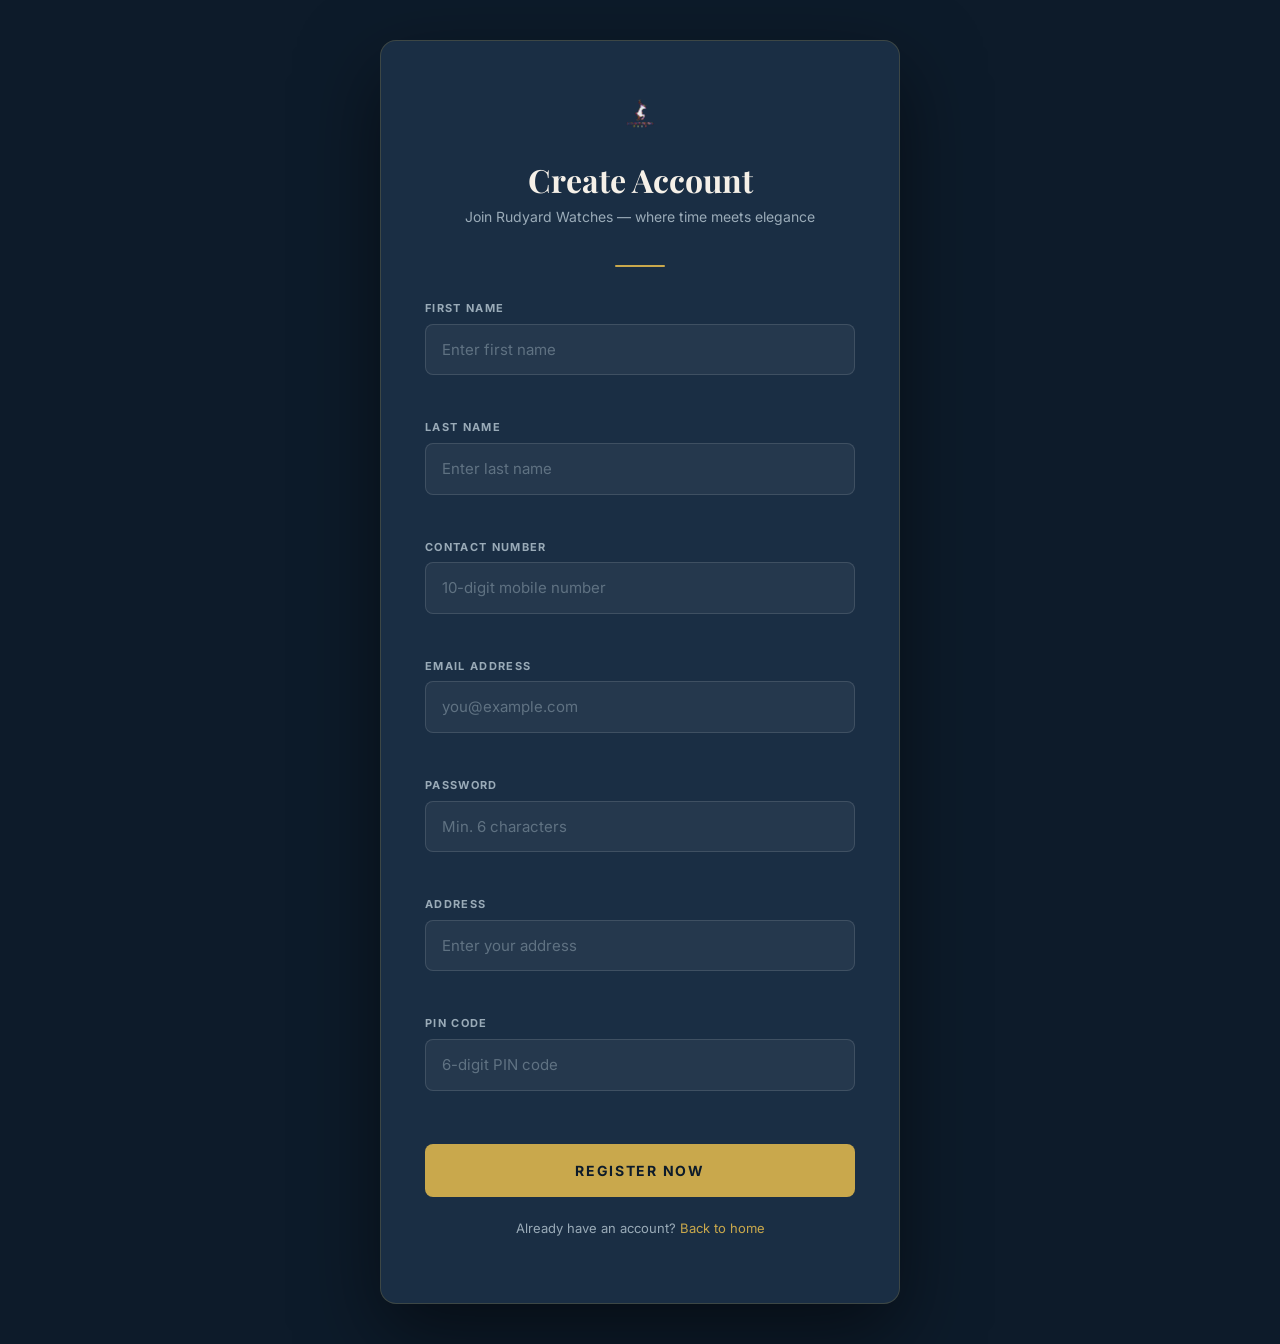
<file: form.html>
<!DOCTYPE html>
<html lang="en">
<head>
  <meta charset="utf-8">
  <meta name="viewport" content="width=device-width, initial-scale=1">
  <title>Sign Up — Rudyard Watches</title>
  <link href="https://cdn.jsdelivr.net/npm/bootstrap@5.3.3/dist/css/bootstrap.min.css" rel="stylesheet">
  <script src="https://cdn.jsdelivr.net/npm/bootstrap@5.3.3/dist/js/bootstrap.bundle.min.js"></script>
  <link href="https://fonts.googleapis.com/css2?family=Playfair+Display:wght@400;700&family=Inter:wght@300;400;500;600&display=swap" rel="stylesheet">
  <link rel="stylesheet" href="assest/css/style.css">
</head>
<body class="rw-form-page">

  <div class="rw-form-card">
    <a href="index.php" style="display:block;text-align:center;margin-bottom:24px;">
      <img src="assest/images/images-removebg-preview.png" height="48" alt="Rudyard Watches" style="filter:brightness(10);opacity:0.9;">
    </a>
    <h2 class="rw-form-title">Create Account</h2>
    <p class="rw-form-subtitle">Join Rudyard Watches — where time meets elegance</p>
    <div class="rw-form-rule"></div>

    <form id="myform" action="submit.php" method="POST" novalidate>

      <div class="rw-field">
        <label class="rw-label" for="fname">First Name</label>
        <input type="text" class="rw-input" id="fname" name="fname" placeholder="Enter first name" autocomplete="given-name">
        <span class="rw-error" id="fname_error"></span>
      </div>

      <div class="rw-field">
        <label class="rw-label" for="lname">Last Name</label>
        <input type="text" class="rw-input" id="lname" name="lname" placeholder="Enter last name" autocomplete="family-name">
        <span class="rw-error" id="lname_error"></span>
      </div>

      <div class="rw-field">
        <label class="rw-label" for="contact">Contact Number</label>
        <input type="tel" class="rw-input" id="contact" name="contact" placeholder="10-digit mobile number" maxlength="10" autocomplete="tel">
        <span class="rw-error" id="contact_error"></span>
      </div>

      <div class="rw-field">
        <label class="rw-label" for="email">Email Address</label>
        <input type="email" class="rw-input" id="email" name="email" placeholder="you@example.com" autocomplete="email">
        <span class="rw-error" id="email_error"></span>
      </div>

      <div class="rw-field">
        <label class="rw-label" for="password">Password</label>
        <input type="password" class="rw-input" id="password" name="password" placeholder="Min. 6 characters" autocomplete="new-password">
        <span class="rw-strength" id="password_strength"></span>
        <span class="rw-error" id="password_error"></span>
      </div>

      <div class="rw-field">
        <label class="rw-label" for="address">Address</label>
        <input type="text" class="rw-input" id="address" name="address" placeholder="Enter your address" autocomplete="street-address">
        <span class="rw-error" id="address_error"></span>
      </div>

      <div class="rw-field">
        <label class="rw-label" for="pin_code">PIN Code</label>
        <input type="tel" class="rw-input" id="pin_code" name="pin_code" placeholder="6-digit PIN code" maxlength="6">
        <span class="rw-error" id="pin_code_error"></span>
      </div>

      <button type="submit" class="rw-submit-btn" id="submit_btn">Register Now</button>

    </form>

    <p style="text-align:center;margin-top:20px;font-size:13px;color:#9aabb8;">
      Already have an account? <a href="index.php" style="color:#c9a84c;text-decoration:none;">Back to home</a>
    </p>
  </div>

  <!-- jQuery then style.js — both at bottom of body -->
  <script src="https://ajax.googleapis.com/ajax/libs/jquery/3.7.1/jquery.min.js"></script>
  <script src="assest/js/style.js"></script>
</body>
</html>
</file>
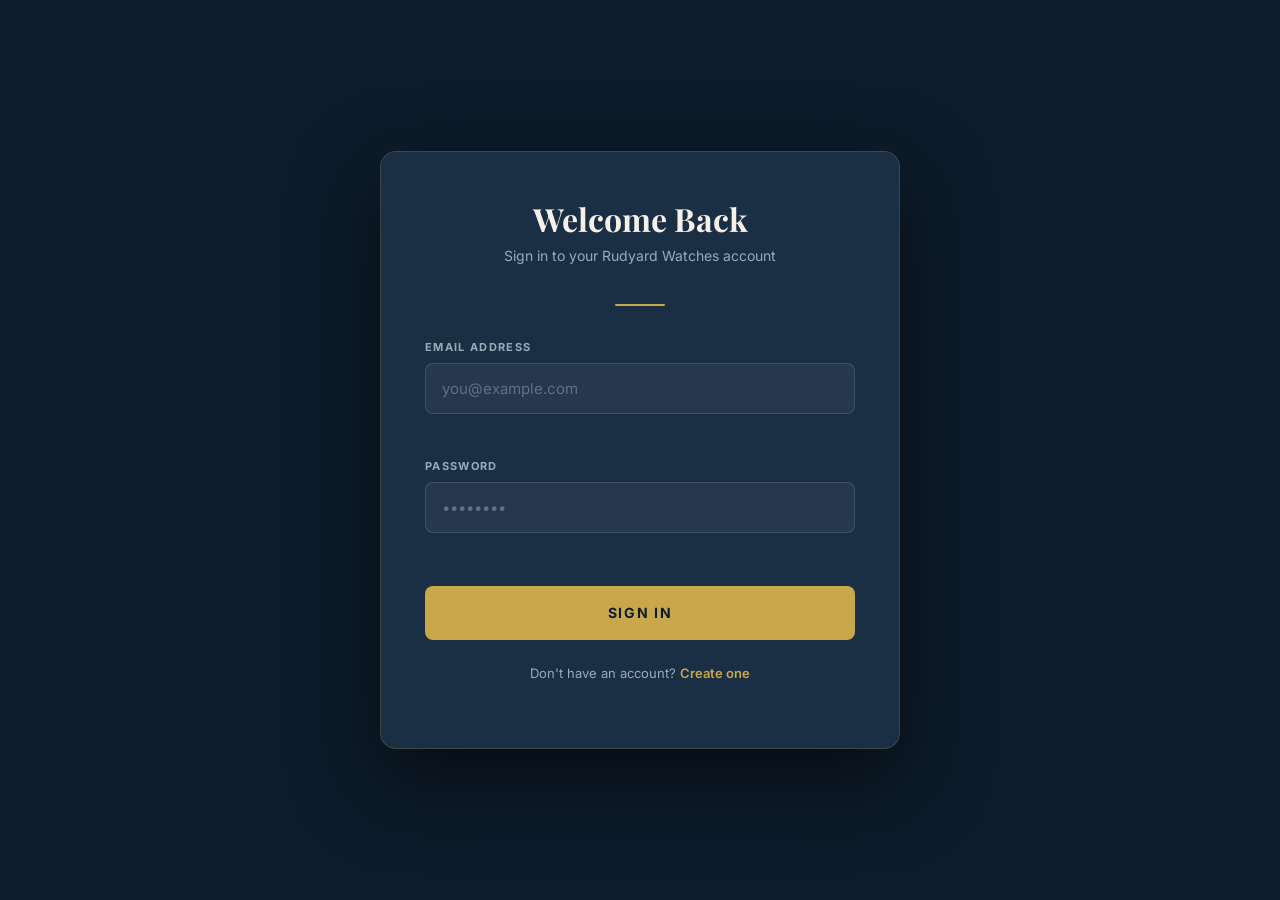
<file: login.html>
<!DOCTYPE html>
<html lang="en">
<head>
  <meta charset="utf-8">
  <meta name="viewport" content="width=device-width, initial-scale=1">
  <title>Sign In — Rudyard Watches</title>
  <link href="https://cdn.jsdelivr.net/npm/bootstrap@5.3.3/dist/css/bootstrap.min.css" rel="stylesheet">
  <link href="https://fonts.googleapis.com/css2?family=Playfair+Display:wght@400;700;900&family=Inter:wght@300;400;500;600&display=swap" rel="stylesheet">
  <link rel="stylesheet" href="assest/css/style.css">
</head>
<body>

<div class="rw-form-page">
  <div class="rw-form-card">
    <h1 class="rw-form-title">Welcome Back</h1>
    <p class="rw-form-subtitle">Sign in to your Rudyard Watches account</p>
    <div class="rw-form-rule"></div>

    <!-- Error banner shown only if login.php redirects back with ?error=1 -->
    <div id="loginError" class="rw-error d-none" style="text-align:center;font-size:14px;margin-bottom:18px;"></div>

    <form action="login.php" method="POST" id="loginForm" novalidate>

      <div class="rw-field">
        <label class="rw-label" for="email">Email Address</label>
        <input type="email" class="rw-input" id="email" name="email" placeholder="you@example.com" required>
        <span class="rw-error" id="emailError"></span>
      </div>

      <div class="rw-field">
        <label class="rw-label" for="password">Password</label>
        <input type="password" class="rw-input" id="password" name="password" placeholder="••••••••" required>
        <span class="rw-error" id="passwordError"></span>
      </div>

      <button type="submit" class="rw-submit-btn" id="submitBtn">Sign In</button>

      <p style="text-align:center;margin-top:22px;font-size:13px;color:var(--muted);">
        Don't have an account?
        <a href="form.html" style="color:var(--gold);text-decoration:none;font-weight:600;">Create one</a>
      </p>
    </form>
  </div>
</div>

<script>
  // Show server-side error passed back via redirect (?error=invalid)
  (function () {
    var params = new URLSearchParams(window.location.search);
    var err = params.get('error');
    if (err) {
      var box = document.getElementById('loginError');
      box.classList.remove('d-none');
      if (err === 'invalid') {
        box.textContent = 'Incorrect email or password. Please try again.';
      } else if (err === 'loginrequired') {
        box.textContent = 'Please sign in to add items to your cart.';
      } else {
        box.textContent = 'Something went wrong. Please try again.';
      }
    }
  })();

  // Lightweight client-side check before submit (server still re-validates everything)
  document.getElementById('loginForm').addEventListener('submit', function (e) {
    var email = document.getElementById('email');
    var password = document.getElementById('password');
    var emailErr = document.getElementById('emailError');
    var passErr = document.getElementById('passwordError');
    var valid = true;

    emailErr.textContent = '';
    passErr.textContent = '';
    email.classList.remove('is-invalid');
    password.classList.remove('is-invalid');

    if (!email.value.trim() || !/^[^\s@]+@[^\s@]+\.[^\s@]+$/.test(email.value.trim())) {
      emailErr.textContent = 'Enter a valid email address.';
      email.classList.add('is-invalid');
      valid = false;
    }
    if (!password.value) {
      passErr.textContent = 'Password is required.';
      password.classList.add('is-invalid');
      valid = false;
    }
    if (!valid) e.preventDefault();
  });
</script>

</body>
</html>
</file>
<file: assest/css/style.css>
/* ============================================================
   RUDYARD WATCHES — style.css
   Design: Deep navy + gold accent, Playfair Display + Inter
   ============================================================ */

/* ── TOKENS ──────────────────────────────────────────────── */
:root {
  --gold:       #c9a84c;
  --gold-light: #e8c96a;
  --navy:       #0d1b2a;
  --navy-mid:   #152438;
  --navy-card:  #1a2e44;
  --white:      #f5f0e8;
  --muted:      #9aabb8;
  --body-bg:    #f8f6f2;
  --text-dark:  #1a1a1a;
  --radius:     8px;
  --transition: 0.3s ease;
}

/* ── BASE ────────────────────────────────────────────────── */
*, *::before, *::after { box-sizing: border-box; margin: 0; padding: 0; }

html { scroll-behavior: smooth; }

body {
  font-family: 'Inter', sans-serif;
  background: var(--body-bg);
  color: var(--text-dark);
  font-size: 16px;
  line-height: 1.7;
}

/* ── NAVBAR ─────────────────────────────────────────────── */
.rw-nav {
  background: var(--navy) !important;
  border-bottom: 1px solid rgba(201,168,76,0.25);
  padding: 10px 0;
  z-index: 1000;
}

.rw-nav-link {
  color: var(--white) !important;
  font-size: 14px;
  font-weight: 500;
  letter-spacing: 0.06em;
  text-transform: uppercase;
  padding: 8px 16px !important;
  border-radius: var(--radius);
  transition: color var(--transition), background var(--transition);
}
.rw-nav-link:hover {
  color: var(--gold) !important;
  background: rgba(201,168,76,0.08);
}

.rw-signin-btn {
  background: var(--gold);
  color: var(--navy) !important;
  font-size: 13px;
  font-weight: 700;
  letter-spacing: 0.08em;
  text-transform: uppercase;
  padding: 10px 22px;
  border-radius: var(--radius);
  text-decoration: none;
  transition: background var(--transition), transform var(--transition);
  white-space: nowrap;
}
.rw-signin-btn:hover {
  background: var(--gold-light);
  transform: translateY(-1px);
}
.rw-signup-btn {
  background: transparent;
  color: var(--gold) !important;
  border: 2px solid var(--gold);
}
.rw-signup-btn:hover {
  background: var(--gold);
  color: var(--navy) !important;
}

/* ── HERO ────────────────────────────────────────────────── */
.rw-hero-img {
  height: 88vh;
  object-fit: cover;
  filter: brightness(0.55);
}

.rw-hero-caption {
  bottom: 12% !important;
  left: 8% !important;
  right: auto !important;
  text-align: left;
}

.rw-hero-eyebrow {
  font-size: 12px;
  font-weight: 600;
  letter-spacing: 0.2em;
  text-transform: uppercase;
  color: var(--gold);
  margin-bottom: 12px;
}

.rw-hero-title {
  font-family: 'Playfair Display', serif;
  font-size: clamp(2.4rem, 5vw, 4.5rem);
  font-weight: 900;
  color: #fff;
  line-height: 1.1;
  margin-bottom: 28px;
}

.rw-hero-btn {
  display: inline-block;
  background: transparent;
  border: 2px solid var(--gold);
  color: var(--gold);
  font-size: 13px;
  font-weight: 600;
  letter-spacing: 0.12em;
  text-transform: uppercase;
  padding: 14px 32px;
  border-radius: var(--radius);
  text-decoration: none;
  transition: background var(--transition), color var(--transition);
}
.rw-hero-btn:hover {
  background: var(--gold);
  color: var(--navy);
}

/* ── BRAND STRIP ─────────────────────────────────────────── */
.rw-brand-strip {
  background: var(--navy);
  padding: 18px 0;
  border-top: 1px solid rgba(201,168,76,0.2);
  border-bottom: 1px solid rgba(201,168,76,0.2);
}
.rw-brand-strip-inner {
  display: flex;
  align-items: center;
  justify-content: center;
  gap: 20px;
  flex-wrap: wrap;
}
.rw-brand-strip-inner span {
  font-size: 13px;
  font-weight: 700;
  letter-spacing: 0.18em;
  color: var(--muted);
  text-transform: uppercase;
  transition: color var(--transition);
}
.rw-brand-strip-inner span:hover { color: var(--gold); }
.rw-dot { color: var(--gold); font-size: 10px; }

/* ── SECTIONS ────────────────────────────────────────────── */
.rw-section {
  padding: 90px 0;
  background: var(--body-bg);
}
.rw-section-dark {
  background: var(--navy);
}

.rw-section-header {
  text-align: center;
  margin-bottom: 50px;
}

.rw-eyebrow {
  font-size: 11px;
  font-weight: 700;
  letter-spacing: 0.22em;
  text-transform: uppercase;
  color: var(--gold);
  margin-bottom: 10px;
}
.rw-eyebrow-gold { color: var(--gold); }

.rw-section-title {
  font-family: 'Playfair Display', serif;
  font-size: clamp(1.8rem, 3vw, 2.8rem);
  font-weight: 700;
  color: var(--navy);
  margin-bottom: 0;
}
.rw-title-light { color: var(--white); }

.rw-section-lead {
  max-width: 680px;
  margin: 0 auto 40px;
  text-align: center;
  color: #555;
  font-size: 17px;
  line-height: 1.8;
}

/* ── CUSTOM ACCORDION ────────────────────────────────────── */
.rw-accordion-grid {
  display: grid;
  grid-template-columns: repeat(auto-fit, minmax(280px, 1fr));
  gap: 20px;
  max-width: 960px;
  margin: 0 auto;
}

.rw-acc-item {
  border: 1px solid #ddd;
  border-radius: var(--radius);
  overflow: hidden;
  background: #fff;
  transition: box-shadow var(--transition);
}
.rw-acc-item:hover { box-shadow: 0 6px 24px rgba(0,0,0,0.08); }

.rw-acc-header {
  display: flex;
  align-items: center;
  gap: 12px;
  padding: 18px 20px;
  cursor: pointer;
  user-select: none;
}
.rw-acc-icon { color: var(--gold); font-size: 18px; }
.rw-acc-header h5 {
  font-family: 'Playfair Display', serif;
  font-size: 16px;
  font-weight: 700;
  margin: 0;
  flex: 1;
  color: var(--navy);
}
.rw-acc-chevron {
  color: var(--muted);
  font-size: 12px;
  transition: transform var(--transition);
}
.rw-acc-chevron.rotated { transform: rotate(180deg); color: var(--gold); }

.rw-acc-body {
  max-height: 0;
  overflow: hidden;
  transition: max-height 0.4s ease, padding 0.3s ease;
  padding: 0 20px;
  font-size: 15px;
  color: #555;
  line-height: 1.8;
}
.rw-acc-body.open {
  max-height: 200px;
  padding: 0 20px 20px;
}

/* ── PRODUCT CARDS ───────────────────────────────────────── */
.rw-product-card {
  background: var(--navy-card);
  border-radius: 12px;
  overflow: hidden;
  transition: transform var(--transition), box-shadow var(--transition);
  height: 100%;
}
.rw-product-card:hover {
  transform: translateY(-8px);
  box-shadow: 0 20px 50px rgba(0,0,0,0.4);
}

.rw-product-img-wrap {
  position: relative;
  overflow: hidden;
  height: 240px;
}
.rw-product-img-wrap img {
  width: 100%;
  height: 100%;
  object-fit: cover;
  transition: transform 0.5s ease;
}
.rw-product-card:hover .rw-product-img-wrap img {
  transform: scale(1.05);
}

.rw-product-overlay {
  position: absolute;
  inset: 0;
  background: rgba(13,27,42,0.7);
  display: flex;
  align-items: center;
  justify-content: center;
  opacity: 0;
  transition: opacity var(--transition);
}
.rw-product-card:hover .rw-product-overlay { opacity: 1; }

.rw-overlay-btn {
  border: 2px solid var(--gold);
  color: var(--gold);
  font-size: 13px;
  font-weight: 600;
  letter-spacing: 0.1em;
  text-transform: uppercase;
  padding: 10px 24px;
  border-radius: var(--radius);
  text-decoration: none;
  transition: background var(--transition), color var(--transition);
}
.rw-overlay-btn:hover { background: var(--gold); color: var(--navy); }

.rw-product-body { padding: 20px; }
.rw-product-brand {
  font-size: 11px;
  font-weight: 700;
  letter-spacing: 0.18em;
  text-transform: uppercase;
  color: var(--gold);
  margin-bottom: 6px;
}
.rw-product-name {
  font-family: 'Playfair Display', serif;
  font-size: 18px;
  font-weight: 700;
  color: var(--white);
  margin-bottom: 10px;
}
.rw-product-desc {
  font-size: 14px;
  color: var(--muted);
  line-height: 1.7;
  margin-bottom: 16px;
}
.rw-product-link {
  font-size: 13px;
  font-weight: 600;
  color: var(--gold);
  text-decoration: none;
  letter-spacing: 0.05em;
  transition: gap var(--transition), color var(--transition);
}
.rw-product-link:hover { color: var(--gold-light); }

/* ── PRICE TABLE ─────────────────────────────────────────── */
.rw-search-wrap {
  position: relative;
  max-width: 420px;
  margin: 0 auto 30px;
}
.rw-search-icon {
  position: absolute;
  left: 16px;
  top: 50%;
  transform: translateY(-50%);
  color: var(--muted);
  font-size: 15px;
}
.rw-search-input {
  width: 100%;
  padding: 12px 16px 12px 44px;
  border: 1px solid #ddd;
  border-radius: 50px;
  font-size: 15px;
  font-family: 'Inter', sans-serif;
  outline: none;
  transition: border-color var(--transition), box-shadow var(--transition);
  background: #fff;
}
.rw-search-input:focus {
  border-color: var(--gold);
  box-shadow: 0 0 0 3px rgba(201,168,76,0.15);
}

.rw-table {
  background: #fff;
  border-radius: 10px;
  overflow: hidden;
  box-shadow: 0 4px 20px rgba(0,0,0,0.06);
}
.rw-table thead tr {
  background: var(--navy);
}
.rw-table thead th {
  color: var(--gold);
  font-size: 13px;
  font-weight: 700;
  letter-spacing: 0.1em;
  text-transform: uppercase;
  padding: 16px 20px;
  border: none;
}
.rw-table tbody tr {
  transition: background var(--transition);
}
.rw-table tbody tr:hover { background: #faf7f0; }
.rw-table tbody td {
  padding: 14px 20px;
  font-size: 15px;
  color: #333;
  border-color: #f0ece4;
  vertical-align: middle;
}
.rw-price {
  font-weight: 700;
  color: var(--navy);
  white-space: nowrap;
  font-family: 'Playfair Display', serif;
}
.rw-no-results {
  text-align: center;
  color: var(--muted);
  padding: 20px;
  font-style: italic;
}

/* ── SPOTLIGHT ───────────────────────────────────────────── */
.rw-spotlight { background: var(--navy-mid); }

.rw-spotlight-media { min-height: 520px; position: relative; }
.rw-spotlight-img {
  width: 100%;
  height: 100%;
  min-height: 520px;
  object-fit: cover;
  display: block;
}

.rw-spotlight-content {
  padding: 80px 60px;
  display: flex;
  flex-direction: column;
  justify-content: center;
}
.rw-spotlight-title {
  font-family: 'Playfair Display', serif;
  font-size: clamp(2rem, 3.5vw, 3rem);
  font-weight: 900;
  color: var(--white);
  margin-bottom: 20px;
  line-height: 1.1;
}
.rw-gold-rule {
  width: 60px;
  height: 3px;
  background: var(--gold);
  margin-bottom: 24px;
  border-radius: 2px;
}
.rw-spotlight-text {
  font-size: 16px;
  color: var(--muted);
  line-height: 1.9;
  margin-bottom: 16px;
}
.rw-gold-btn {
  display: inline-block;
  background: var(--gold);
  color: var(--navy);
  font-size: 13px;
  font-weight: 700;
  letter-spacing: 0.1em;
  text-transform: uppercase;
  padding: 14px 32px;
  border-radius: var(--radius);
  text-decoration: none;
  margin-top: 12px;
  transition: background var(--transition), transform var(--transition);
  align-self: flex-start;
}
.rw-gold-btn:hover { background: var(--gold-light); transform: translateY(-2px); }

/* ── FOOTER ─────────────────────────────────────────────── */
.rw-footer {
  background: var(--navy);
  border-top: 1px solid rgba(201,168,76,0.2);
}

.rw-footer-logo { filter: brightness(10); opacity: 0.85; }

.rw-footer-quote {
  font-size: 13px;
  color: var(--muted);
  font-style: italic;
  line-height: 1.8;
  max-width: 240px;
}

.rw-social-icons { display: flex; gap: 16px; }
.rw-social-icons a {
  color: var(--muted);
  font-size: 18px;
  transition: color var(--transition), transform var(--transition);
}
.rw-social-icons a:hover { color: var(--gold); transform: translateY(-2px); }

.rw-footer-heading {
  font-size: 11px;
  font-weight: 700;
  letter-spacing: 0.18em;
  text-transform: uppercase;
  color: var(--gold);
  margin-bottom: 16px;
}

.rw-footer-links {
  list-style: none;
  padding: 0;
}
.rw-footer-links li { margin-bottom: 10px; }
.rw-footer-links a {
  font-size: 14px;
  color: var(--muted);
  text-decoration: none;
  transition: color var(--transition), padding-left var(--transition);
}
.rw-footer-links a:hover { color: var(--white); padding-left: 4px; }

.rw-footer-bottom {
  border-top: 1px solid rgba(255,255,255,0.07);
  margin-top: 40px;
  padding-top: 20px;
  text-align: center;
}
.rw-footer-bottom p {
  font-size: 13px;
  color: var(--muted);
  margin: 0;
}

/* ── SCROLL REVEAL ───────────────────────────────────────── */
.rw-fade-up {
  opacity: 0;
  transform: translateY(28px);
  transition: opacity 0.6s ease, transform 0.6s ease;
}
.rw-fade-up.rw-visible {
  opacity: 1;
  transform: translateY(0);
}

/* ── FORM (form.html) ────────────────────────────────────── */
.rw-form-page {
  min-height: 100vh;
  background: var(--navy);
  display: flex;
  align-items: center;
  justify-content: center;
  padding: 40px 16px;
}
.rw-form-card {
  background: var(--navy-card);
  border: 1px solid rgba(201,168,76,0.2);
  border-radius: 16px;
  padding: 48px 44px;
  width: 100%;
  max-width: 520px;
  box-shadow: 0 30px 80px rgba(0,0,0,0.5);
}
.rw-form-title {
  font-family: 'Playfair Display', serif;
  font-size: 2rem;
  font-weight: 700;
  color: var(--white);
  text-align: center;
  margin-bottom: 6px;
}
.rw-form-subtitle {
  font-size: 14px;
  color: var(--muted);
  text-align: center;
  margin-bottom: 36px;
}
.rw-form-rule {
  width: 50px;
  height: 2px;
  background: var(--gold);
  margin: 0 auto 32px;
  border-radius: 2px;
}

.rw-label {
  font-size: 11px;
  font-weight: 700;
  letter-spacing: 0.12em;
  text-transform: uppercase;
  color: var(--muted);
  margin-bottom: 6px;
  display: block;
}
.rw-input {
  width: 100%;
  background: rgba(255,255,255,0.05);
  border: 1px solid rgba(255,255,255,0.12);
  border-radius: var(--radius);
  padding: 12px 16px;
  font-size: 15px;
  font-family: 'Inter', sans-serif;
  color: var(--white);
  outline: none;
  transition: border-color var(--transition), box-shadow var(--transition);
}
.rw-input::placeholder { color: rgba(154,171,184,0.5); }
.rw-input:focus {
  border-color: var(--gold);
  box-shadow: 0 0 0 3px rgba(201,168,76,0.15);
}
.rw-input.is-invalid { border-color: #e05c5c; }
.rw-input.is-valid   { border-color: #4caf87; }

.rw-field { margin-bottom: 20px; }

.rw-error {
  font-size: 12px;
  color: #e07070;
  margin-top: 5px;
  min-height: 18px;
  display: block;
}

.rw-strength {
  font-size: 12px;
  font-weight: 600;
  margin-top: 5px;
  min-height: 18px;
}

.rw-submit-btn {
  width: 100%;
  background: var(--gold);
  color: var(--navy);
  font-size: 14px;
  font-weight: 700;
  letter-spacing: 0.12em;
  text-transform: uppercase;
  border: none;
  padding: 15px;
  border-radius: var(--radius);
  cursor: pointer;
  margin-top: 10px;
  transition: background var(--transition), transform var(--transition);
}
.rw-submit-btn:hover {
  background: var(--gold-light);
  transform: translateY(-2px);
}
.rw-submit-btn:disabled {
  opacity: 0.6;
  cursor: not-allowed;
  transform: none;
}

/* ── RESPONSIVE ──────────────────────────────────────────── */
@media (max-width: 768px) {
  .rw-hero-img    { height: 55vh; }
  .rw-hero-title  { font-size: 2rem; }
  .rw-hero-caption { bottom: 8% !important; }
  .rw-spotlight-content { padding: 40px 24px; }
  .rw-form-card   { padding: 32px 20px; }
  .rw-brand-strip-inner { gap: 14px; }
  .rw-section     { padding: 60px 0; }
}

@media (max-width: 480px) {
  .rw-hero-img    { height: 45vh; }
  .rw-hero-title  { font-size: 1.6rem; }
  .rw-hero-btn    { padding: 10px 22px; font-size: 12px; }
  .rw-signin-btn  { padding: 8px 14px; font-size: 12px; }
}

/* ── FLIP CARDS — Premium Collection ────────────────────── */
.rw-flip-grid {
  display: grid;
  grid-template-columns: repeat(3, 1fr);
  gap: 28px;
  max-width: 960px;
  margin: 0 auto;
}

.rw-flip-card {
  height: 240px;
  perspective: 1000px;
  cursor: pointer;
}

.rw-flip-inner {
  position: relative;
  width: 100%;
  height: 100%;
  transition: transform 0.7s cubic-bezier(0.4, 0.2, 0.2, 1);
  transform-style: preserve-3d;
}

.rw-flip-card.flipped .rw-flip-inner {
  transform: rotateY(180deg);
}

.rw-flip-front,
.rw-flip-back {
  position: absolute;
  inset: 0;
  border-radius: 12px;
  backface-visibility: hidden;
  -webkit-backface-visibility: hidden;
  display: flex;
  flex-direction: column;
  align-items: center;
  justify-content: center;
  padding: 32px 24px;
  text-align: center;
}

.rw-flip-front {
  background: var(--navy);
  border: 1px solid rgba(201,168,76,0.25);
}

.rw-flip-icon {
  font-size: 32px;
  color: var(--gold);
  margin-bottom: 16px;
  display: block;
}

.rw-flip-title {
  font-family: 'Playfair Display', serif;
  font-size: 18px;
  font-weight: 700;
  color: var(--white);
  margin-bottom: 14px;
}

.rw-flip-hint {
  font-size: 12px;
  color: var(--muted);
  letter-spacing: 0.08em;
  text-transform: uppercase;
  margin: 0;
}

.rw-flip-back {
  background: var(--gold);
  transform: rotateY(180deg);
  padding: 28px;
}

.rw-flip-back-title {
  font-family: 'Playfair Display', serif;
  font-size: 17px;
  font-weight: 700;
  color: var(--navy);
  margin-bottom: 14px;
}

.rw-flip-back p {
  font-size: 14px;
  color: var(--navy);
  line-height: 1.8;
  margin: 0;
}

/* Responsive — stack on mobile */
@media (max-width: 768px) {
  .rw-flip-grid {
    grid-template-columns: 1fr;
  }
  .rw-flip-card {
    height: 220px;
  }
}
</file>
